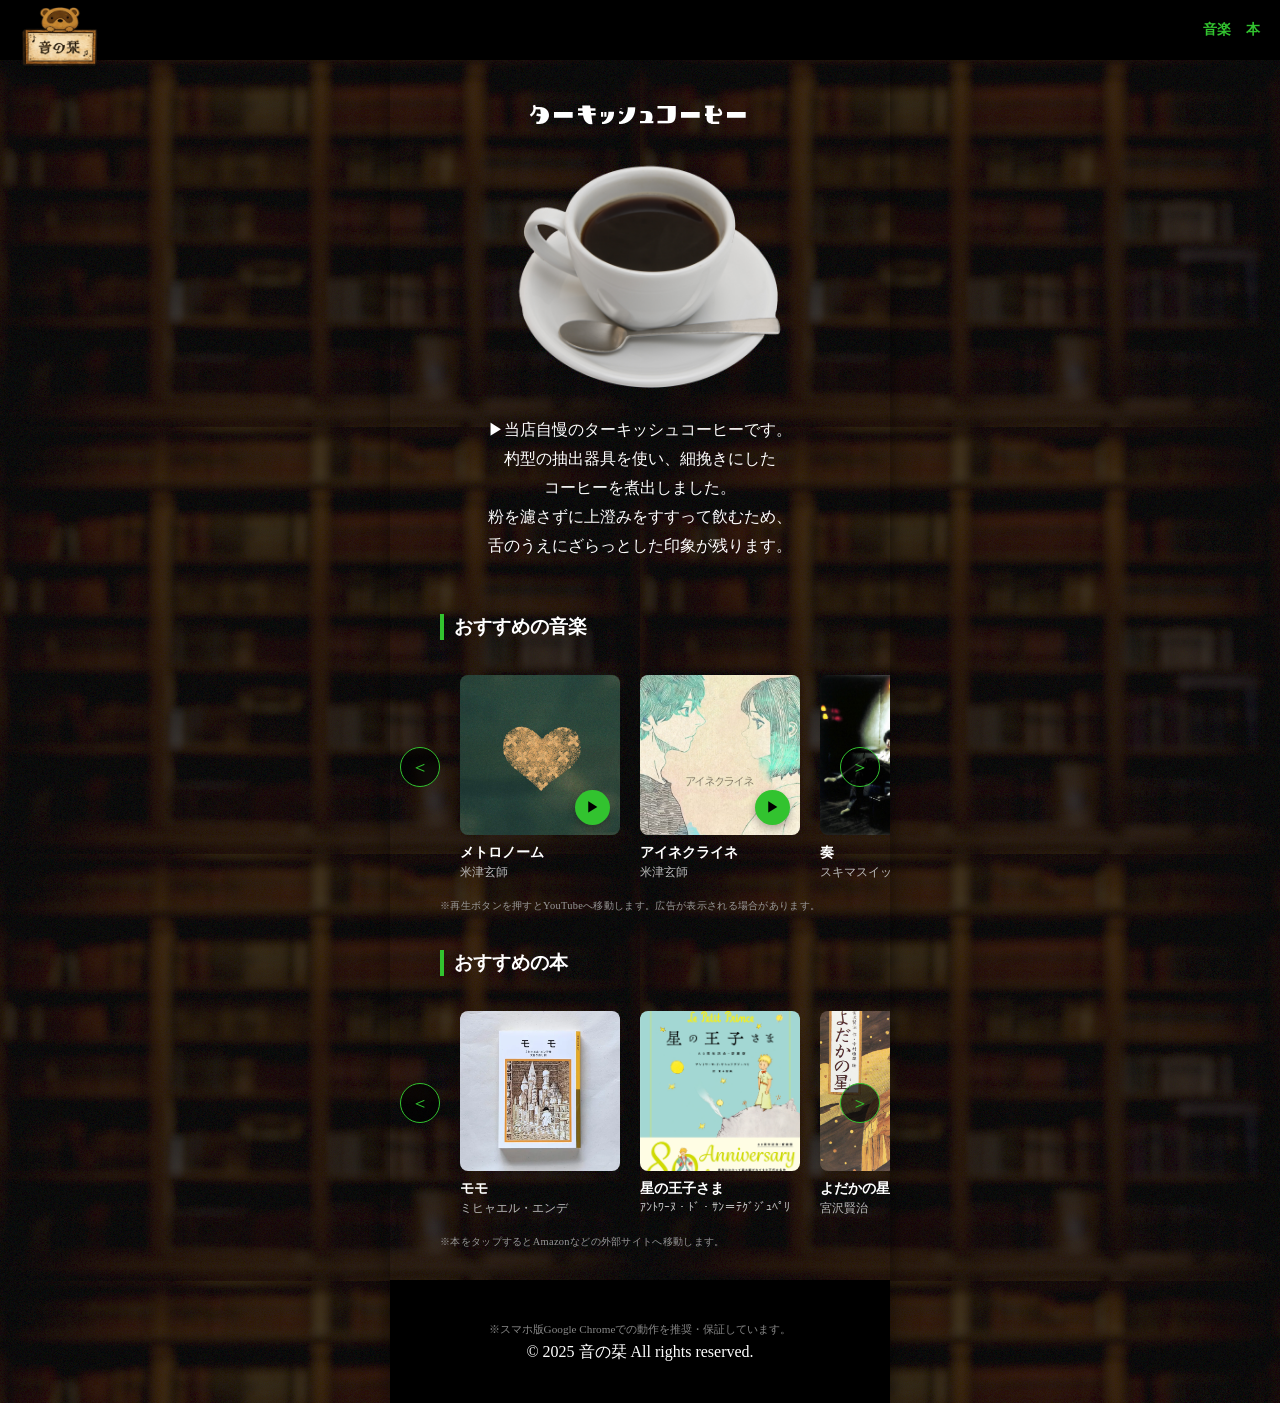
<file: index.html>
<!DOCTYPE html>
<html lang="ja">
<head>
    <meta charset="UTF-8">
    <meta name="viewport" content="width=device-width, initial-scale=1.0">
    <title>音の栞-公式webサイト</title>
    
    <link rel="icon" href="images/favicon.png"> 
    <link rel="stylesheet" href="style.css">
</head>
<body>
    <header class="main-header">
        <a href="index.html" class="logo-link">
            <img src="images/otonoshiori.png" alt="音の栞" class="logo-img">
        </a>
        <nav class="header-nav">
            <a href="#music-list-anchor">音楽</a>
            <a href="#book-list-anchor">本</a>
        </nav>
    </header>

    <section class="coffee-section">
        <h2>ターキッシュコーヒー</h2>
        <img src="images/dri0004-001.png" alt="コーヒー" class="coffee-image">
        <p class="coffee-text">▶︎当店自慢のターキッシュコーヒーです。</p>
        <p>杓型の抽出器具を使い、細挽きにした</p>
        <p>コーヒーを煮出しました。</p>
        <p>粉を濾さずに上澄みをすすって飲むため、</p>
        <p>舌のうえにざらっとした印象が残ります。</p>
    </section>

    
    <section class="horizontal-scroll-section">
        <div id="music-list-anchor" style="scroll-margin-top: 80px;"></div>
        <h2 class="section-title">おすすめの音楽</h2>
    </div>
        <div class="slider-wrapper">
            <button class="nav-btn prev" onclick="sideScroll('music-list', -1)">＜</button>        
            <div class="scroll-container" id="music-list">
                <div class="scroll-spacer"></div>

                <div class="item-card">
                    <div class="image-wrapper">
                        <img src="images/jacket1.jpg" alt="メトロノーム">
                        <div class="play-button" onclick="window.open('https://www.youtube.com/watch?v=Qa9PkDZkyHg', '_blank')">▶</div>
                    </div>
                    <p class="item-name">メトロノーム</p>
                    <p class="item-sub">米津玄師</p>
                </div>

                <div class="item-card">
                    <div class="image-wrapper">
                        <img src="images/jacket3.jpg" alt="アイネクライネ">
                        <div class="play-button" onclick="window.open('https://www.youtube.com/watch?v=-EKxzId_Sj4', '_blank')">▶</div>
                    </div>
                    <p class="item-name">アイネクライネ</p>
                    <p class="item-sub">米津玄師</p>
                </div>

                <div class="item-card">
                    <div class="image-wrapper">
                        <img src="images/jacket2.jpg" alt="奏">
                        <div class="play-button" onclick="window.open('https://www.youtube.com/watch?v=J5Z7tIq7bco', '_blank')">▶</div>
                    </div>
                    <p class="item-name">奏</p>
                    <p class="item-sub">スキマスイッチ</p>
                </div>

                <div class="item-card">
                    <div class="image-wrapper">
                        <img src="images/jacket4.jpg" alt="いきのこりぼくら">
                        <div class="play-button" onclick="window.open('https://www.youtube.com/watch?v=byvta9LHo2o', '_blank')">▶</div>
                    </div>
                    <p class="item-name">いきのこりぼくら</p>
                    <p class="item-sub">青葉市子</p>
                </div>

                <div class="item-card">
                    <div class="image-wrapper">
                        <img src="images/jacket5.jpeg" alt="あくび">
                        <div class="play-button" onclick="window.open('https://www.youtube.com/watch?v=498BH0nt4VY', '_blank')">▶</div>
                    </div>
                    <p class="item-name">あくび</p>
                    <p class="item-sub">tele</p>
                </div>

                <div class="item-card">
                    <div class="image-wrapper">
                        <img src="images/jacket6.jpeg" alt="鯨の子">
                        <div class="play-button" onclick="window.open('https://www.youtube.com/watch?v=il2UKpshkN4', '_blank')">▶</div>
                    </div>
                    <p class="item-name">鯨の子</p>
                    <p class="item-sub">tele</p>
                </div>

                <div class="item-card">
                    <div class="image-wrapper">
                        <img src="images/jacket7.jpg" alt="I'm sorry">
                        <div class="play-button" onclick="window.open('https://www.youtube.com/watch?v=7VE3NoWhROc', '_blank')">▶</div>
                    </div>
                    <p class="item-name">I'm sorry</p>
                    <p class="item-sub">swell</p>
                </div>

                <div class="item-card">
                    <div class="image-wrapper">
                        <img src="images/jacket8.jpg" alt="ミルク">
                        <div class="play-button" onclick="window.open('https://www.youtube.com/watch?v=I9UorohkqXc', '_blank')">▶</div>
                    </div>
                    <p class="item-name">ミルク</p>
                    <p class="item-sub">羊文学</p>
                </div>

                <div class="item-card">
                    <div class="image-wrapper">
                        <img src="images/jacket9.jpeg" alt="Just the Two of Us">
                        <div class="play-button" onclick="window.open('https://www.youtube.com/watch?v=v8oqbWrP1QY', '_blank')">▶</div>
                    </div>
                    <p class="item-name">Just the Two of Us</p>
                    <p class="item-sub">Bill Withers</p>
                </div>

                <div class="item-card">
                    <div class="image-wrapper">
                        <img src="images/jacket10.jpg" alt="Recess">
                        <div class="play-button" onclick="window.open('https://www.youtube.com/watch?v=WH8QnOdlrQg', '_blank')">▶</div>
                    </div>
                    <p class="item-name">Recess</p>
                    <p class="item-sub">Melanie Martinez</p>
                </div>

                <div class="item-card">
                    <div class="image-wrapper">
                        <img src="images/jacket11.jpg" alt="私小説">
                        <div class="play-button" onclick="window.open('https://www.youtube.com/watch?v=n3q8o9-lPXw', '_blank')">▶</div>
                    </div>
                    <p class="item-name">私小説</p>
                    <p class="item-sub">tele</p>
                </div>

                <div class="scroll-spacer"></div>
            </div>
            <button class="nav-btn next" onclick="sideScroll('music-list', 1)">＞</button>
        </div>
        <p class="external-link-notice">※再生ボタンを押すとYouTubeへ移動します。広告が表示される場合があります。</p>
    </section>


    <section class="horizontal-scroll-section" style="margin-top: -30px !important;">
        <h2 class="section-title">おすすめの本</h2>
        <div id="book-list-anchor" style="scroll-margin-top: 80px;"></div>
        <div class="slider-wrapper">
            <button class="nav-btn prev" onclick="sideScroll('book-list', -1)">＜</button>
            <div class="scroll-container" id="book-list">
                <div class="scroll-spacer"></div>
                <a href="https://amzn.asia/d/0b63J3np" class="item-card link-card">
                    <div class="image-wrapper">
                        <img src="images/book1.jpg" alt="モモ">
                    </div>
                    <p class="item-name">モモ</p>
                    <p class="item-sub">ミヒャエル・エンデ</p>
                </a>
                <a href="https://amzn.asia/d/0iblhtRR" class="item-card link-card">
                    <div class="image-wrapper">
                        <img src="images/book2.jpg" alt="星の王子さま">
                    </div>
                    <p class="item-name">星の王子さま</p>
                    <p class="item-sub">ｱﾝﾄﾜｰﾇ・ﾄﾞ・ｻﾝ＝ﾃｸﾞｼﾞｭﾍﾟﾘ</p>
                </a>
                <a href="https://www.aozora.gr.jp/cards/000081/files/473_42318.html" class="item-card link-card">
                    <div class="image-wrapper">
                        <img src="images/book3.jpg" alt="よだかの星">
                    </div>
                    <p class="item-name">よだかの星</p>
                    <p class="item-sub">宮沢賢治</p>
                </a>
                <a href="https://amzn.asia/d/07ZU6ozz" class="item-card link-card">
                    <div class="image-wrapper">
                        <img src="images/book4.jpg" alt="はてしない物語">
                    </div>
                    <p class="item-name">はてしない物語</p>
                    <p class="item-sub">ミヒャエル・エンデ</p>
                </a>
                <a href="https://amzn.asia/d/06ggJYz8" class="item-card link-card">
                    <div class="image-wrapper">
                        <img src="images/book5.jpg" alt="老人と海">
                    </div>
                    <p class="item-name">老人と海</p>
                    <p class="item-sub">ヘミングウェイ</p>
                </a>
                <a href="https://amzn.asia/d/08REgGCv" class="item-card link-card">
                    <div class="image-wrapper">
                        <img src="images/book6.jpg" alt="夜は短し歩けよ乙女">
                    </div>
                    <p class="item-name">夜は短し歩けよ乙女</p>
                    <p class="item-sub">森見 登美彦</p>
                </a>
                <a href="https://amzn.asia/d/01gHLRIF" class="item-card link-card">
                    <div class="image-wrapper">
                        <img src="images/book7.jpg" alt="不思議の国のアリス">
                    </div>
                    <p class="item-name">不思議の国のアリス</p>
                    <p class="item-sub">ルイス・キャロル</p>
                </a>
                <div class="scroll-spacer"></div> </div>
                <button class="nav-btn next" onclick="sideScroll('book-list', 1)">＞</button>
            </div>
            <p class="external-link-notice">※本をタップするとAmazonなどの外部サイトへ移動します。</p>
        </section>

        <footer>
            <p class="browser-notice">※スマホ版Google Chromeでの動作を推奨・保証しています。</p>
            <span class="footer-note">© 2025 音の栞 All rights reserved.</span>
        </footer>
<script>
function sideScroll(id, direction) {
    const container = document.getElementById(id);
    const scrollStep = 300;
    const scrollPos = container.scrollLeft;
    
    if (direction === 1) {
        if (scrollPos + container.clientWidth >= container.scrollWidth - 10) {
            container.scrollTo({ left: 0, behavior: 'smooth' });
        } else {
            container.scrollBy({ left: scrollStep, behavior: 'smooth' });
        }
    } else {
        if (scrollPos <= 10) {
            container.scrollTo({ left: container.scrollWidth, behavior: 'smooth' });
        } else {
            container.scrollBy({ left: -scrollStep, behavior: 'smooth' });
        }
    }
}
// これ以外の YouTube 関連のコード（APIの読み込みなど）はすべて削除！
</script>
</body>
</html>
</file>
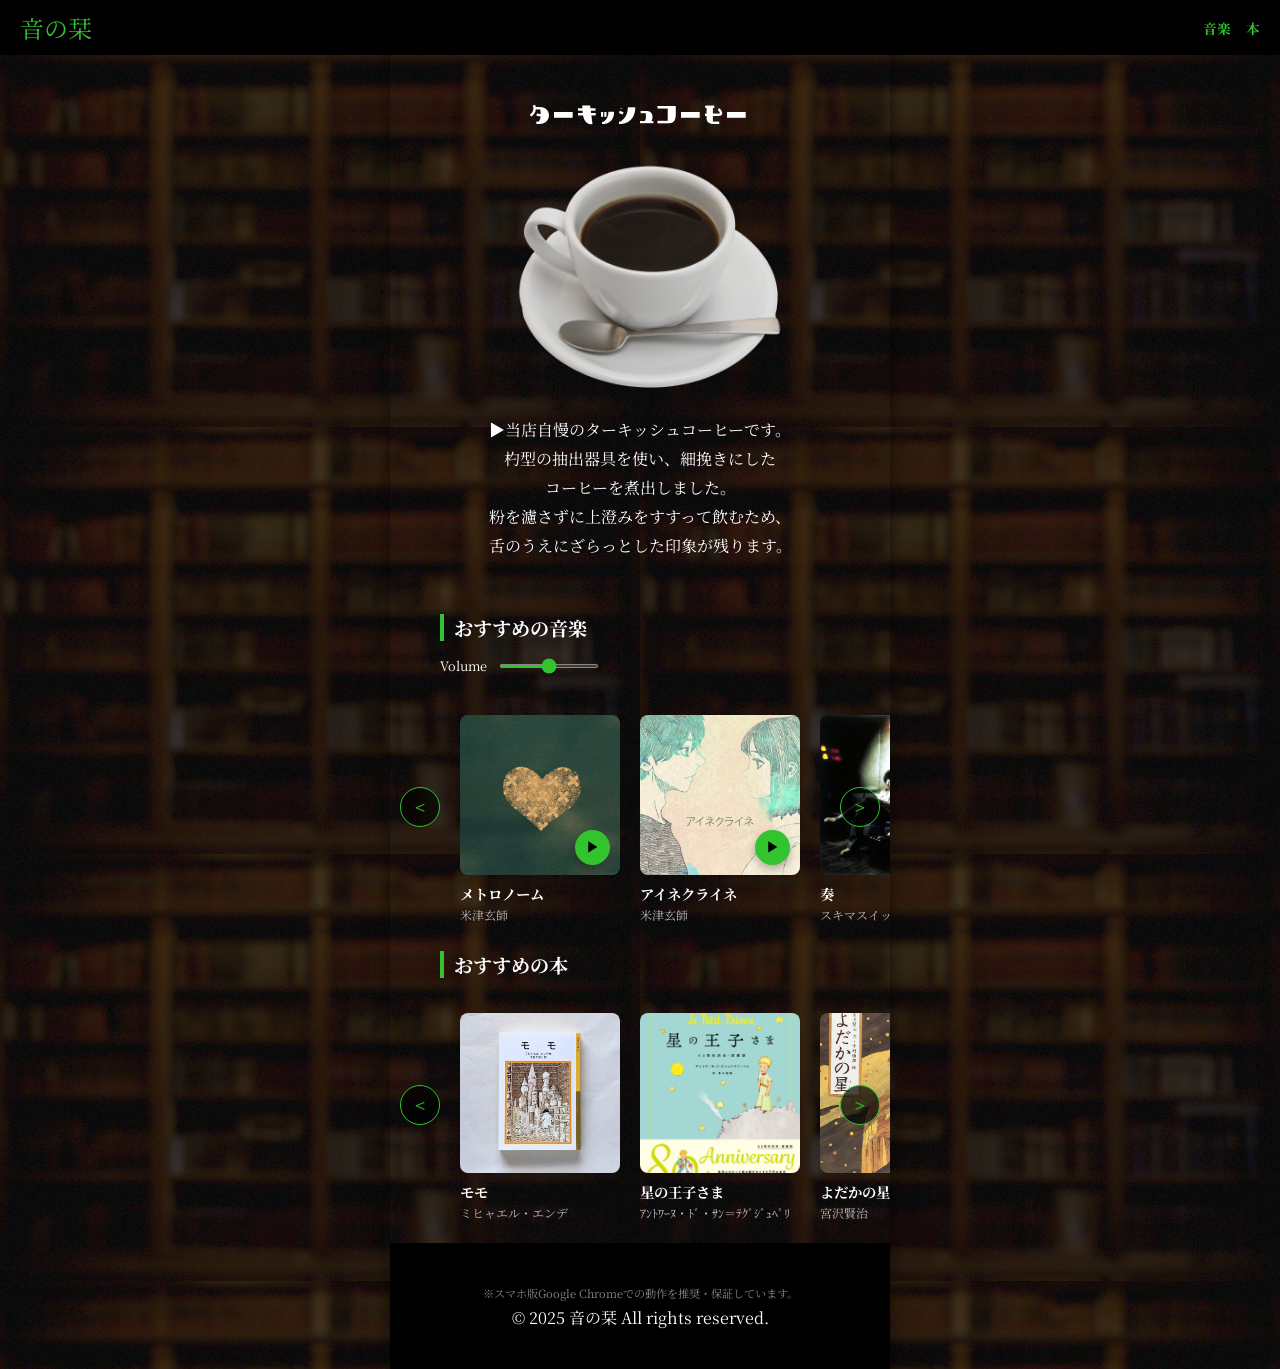
<file: カフェのサイト/index.html>
<!DOCTYPE html>
<html lang="ja">
<head>
    <meta charset="UTF-8">
    <meta name="viewport" content="width=device-width, initial-scale=1.0">
    <title>音の栞-公式webサイト</title>
    <link rel="stylesheet" href="style.css">
    <link rel="preconnect" href="https://fonts.googleapis.com">
    <link rel="preconnect" href="https://fonts.gstatic.com" crossorigin>
    <link href="https://fonts.googleapis.com/css2?family=Noto+Serif+JP:wght@400;700&display=swap" rel="stylesheet">
</head>
<body>
    <div>
        <header class="main-header">
            <a href="index.html" class="logo-link">
                <span class="logo">音の栞</span>
            </a>
            <nav class="header-nav">
                <a href="#music-list-anchor">音楽</a>
                <a href="#book-list-anchor">本</a>
            </nav>
        </header>
    </div>

    <section class="coffee-section">
        <h2>ターキッシュコーヒー</h2>
        <img src="images/dri0004-001.png" alt="コーヒー" class="coffee-image">
        <p class="coffee-text">▶︎当店自慢のターキッシュコーヒーです。</p>
        <p>杓型の抽出器具を使い、細挽きにした</p>
        <p>コーヒーを煮出しました。</p>
        <p>粉を濾さずに上澄みをすすって飲むため、</p>
        <p>舌のうえにざらっとした印象が残ります。</p>
    </section>

    
    <section class="horizontal-scroll-section">
        <div id="music-list-anchor" style="scroll-margin-top: 80px;"></div>
        <h2 class="section-title">おすすめの音楽</h2>
        <div class="volume-control" style="margin-left: 10%; margin-bottom: 20px; color: white; display: flex; align-items: center; gap: 10px;">
        <span style="font-size: 0.8rem;">Volume</span>
        <input type="range" id="volume-slider" min="0" max="100" value="50" oninput="changeVolume(this.value)" style="cursor: pointer; accent-color: #32c32f;">
    </div>
        <div class="slider-wrapper">
            <button class="nav-btn prev" onclick="sideScroll('music-list', -1)">＜</button>        
            <div class="scroll-container" id="music-list">
                <div class="scroll-spacer"></div>

                <div class="item-card">
                    <div class="image-wrapper">
                        <img src="images/jacket1.jpg" alt="メトロノーム">
                        <div class="play-button" onclick="toggleMusic('Qa9PkDZkyHg', this)">▶</div>
                    </div>
                    <p class="item-name">メトロノーム</p>
                    <p class="item-sub">米津玄師</p>
                </div>

                <div class="item-card">
                    <div class="image-wrapper">
                        <img src="images/jacket3.jpg" alt="アイネクライネ">
                        <div class="play-button" onclick="toggleMusic('-EKxzId_Sj4', this)">▶</div>
                    </div>
                    <p class="item-name">アイネクライネ</p>
                    <p class="item-sub">米津玄師</p>
                </div>

                <div class="item-card">
                    <div class="image-wrapper">
                        <img src="images/jacket2.jpg" alt="奏">
                        <div class="play-button" onclick="toggleMusic('J5Z7tIq7bco', this)">▶</div>
                    </div>
                    <p class="item-name">奏</p>
                    <p class="item-sub">スキマスイッチ</p>
                </div>

                <div class="item-card">
                    <div class="image-wrapper">
                        <img src="images/jacket4.jpg" alt="いきのこりぼくら">
                        <div class="play-button" onclick="toggleMusic('byvta9LHo2o', this)">▶</div>
                    </div>
                    <p class="item-name">いきのこりぼくら</p>
                    <p class="item-sub">青葉市子</p>
                </div>

                <div class="item-card">
                    <div class="image-wrapper">
                        <img src="images/jacket5.jpeg" alt="あくび">
                        <div class="play-button" onclick="toggleMusic('498BH0nt4VY', this)">▶</div>
                    </div>
                    <p class="item-name">あくび</p>
                    <p class="item-sub">tele</p>
                </div>

                <div class="item-card">
                    <div class="image-wrapper">
                        <img src="images/jacket6.jpeg" alt="鯨の子">
                        <div class="play-button" onclick="toggleMusic('il2UKpshkN4', this)">▶</div>
                    </div>
                    <p class="item-name">鯨の子</p>
                    <p class="item-sub">tele</p>
                </div>

                <div class="item-card">
                    <div class="image-wrapper">
                        <img src="images/jacket7.jpg" alt="I'm sorry">
                        <div class="play-button" onclick="toggleMusic('7VE3NoWhROc', this)">▶</div>
                    </div>
                    <p class="item-name">I'm sorry</p>
                    <p class="item-sub">swell</p>
                </div>

                <div class="item-card">
                    <div class="image-wrapper">
                        <img src="images/jacket8.jpg" alt="ミルク">
                        <div class="play-button" onclick="toggleMusic('I9UorohkqXc', this)">▶</div>
                    </div>
                    <p class="item-name">ミルク</p>
                    <p class="item-sub">羊文学</p>
                </div>

                <div class="item-card">
                    <div class="image-wrapper">
                        <img src="images/jacket9.jpeg" alt="Just the Two of Us">
                        <div class="play-button" onclick="toggleMusic('v8oqbWrP1QY', this)">▶</div>
                    </div>
                    <p class="item-name">Just the Two of Us</p>
                    <p class="item-sub">Bill Withers</p>
                </div>

                <div class="item-card">
                    <div class="image-wrapper">
                        <img src="images/jacket10.jpg" alt="Recess">
                        <div class="play-button" onclick="toggleMusic('WH8QnOdlrQg', this)">▶</div>
                    </div>
                    <p class="item-name">Recess</p>
                    <p class="item-sub">Melanie Martinez</p>
                </div>

                <div class="item-card">
                    <div class="image-wrapper">
                        <img src="images/jacket11.jpg" alt="私小説">
                        <div class="play-button" onclick="toggleMusic('n3q8o9-lPXw', this)">▶</div>
                    </div>
                    <p class="item-name">私小説</p>
                    <p class="item-sub">tele</p>
                </div>

                <div class="scroll-spacer"></div>
            </div>
            <button class="nav-btn next" onclick="sideScroll('music-list', 1)">＞</button>
        </div>
    </section>

    <div id="hidden-player" style="display:none;"></div>

    <section class="horizontal-scroll-section" style="margin-top: -30px !important;">
        <h2 class="section-title">おすすめの本</h2>
        <div id="book-list-anchor" style="scroll-margin-top: 80px;"></div>
        <div class="slider-wrapper">
            <button class="nav-btn prev" onclick="sideScroll('book-list', -1)">＜</button>
            <div class="scroll-container" id="book-list">
                <div class="scroll-spacer"></div>
                <a href="https://amzn.asia/d/0b63J3np" class="item-card link-card">
                    <div class="image-wrapper">
                        <img src="images/book1.jpg" alt="モモ">
                    </div>
                    <p class="item-name">モモ</p>
                    <p class="item-sub">ミヒャエル・エンデ</p>
                </a>
                <a href="https://amzn.asia/d/0iblhtRR" class="item-card link-card">
                    <div class="image-wrapper">
                        <img src="images/book2.jpg" alt="星の王子さま">
                    </div>
                    <p class="item-name">星の王子さま</p>
                    <p class="item-sub">ｱﾝﾄﾜｰﾇ・ﾄﾞ・ｻﾝ＝ﾃｸﾞｼﾞｭﾍﾟﾘ</p>
                </a>
                <a href="https://www.aozora.gr.jp/cards/000081/files/473_42318.html" class="item-card link-card">
                    <div class="image-wrapper">
                        <img src="images/book3.jpg" alt="よだかの星">
                    </div>
                    <p class="item-name">よだかの星</p>
                    <p class="item-sub">宮沢賢治</p>
                </a>
                <a href="https://amzn.asia/d/07ZU6ozz" class="item-card link-card">
                    <div class="image-wrapper">
                        <img src="images/book4.jpg" alt="はてしない物語">
                    </div>
                    <p class="item-name">はてしない物語</p>
                    <p class="item-sub">ミヒャエル・エンデ</p>
                </a>
                <a href="https://amzn.asia/d/06ggJYz8" class="item-card link-card">
                    <div class="image-wrapper">
                        <img src="images/book5.jpg" alt="老人と海">
                    </div>
                    <p class="item-name">老人と海</p>
                    <p class="item-sub">ヘミングウェイ</p>
                </a>
                <a href="https://amzn.asia/d/08REgGCv" class="item-card link-card">
                    <div class="image-wrapper">
                        <img src="images/book6.jpg" alt="夜は短し歩けよ乙女">
                    </div>
                    <p class="item-name">夜は短し歩けよ乙女</p>
                    <p class="item-sub">森見 登美彦</p>
                </a>
                <a href="https://amzn.asia/d/01gHLRIF" class="item-card link-card">
                    <div class="image-wrapper">
                        <img src="images/book7.jpg" alt="不思議の国のアリス">
                    </div>
                    <p class="item-name">不思議の国のアリス</p>
                    <p class="item-sub">ルイス・キャロル</p>
                </a>
                <div class="scroll-spacer"></div> </div>
                <button class="nav-btn next" onclick="sideScroll('book-list', 1)">＞</button>
            </div>
        </section>

        <footer>
            <p class="browser-notice">※スマホ版Google Chromeでの動作を推奨・保証しています。</p>
            <span class="footer-note">© 2025 音の栞 All rights reserved.</span>
        </footer>

<script>
function sideScroll(id, direction) {
    const container = document.getElementById(id);
    const scrollStep = 300;
    const scrollPos = container.scrollLeft;
    
    if (direction === 1) {
        if (scrollPos + container.clientWidth >= container.scrollWidth - 10) {
            container.scrollTo({ left: 0, behavior: 'smooth' });
        } else {
            container.scrollBy({ left: scrollStep, behavior: 'smooth' });
        }
    } else {
        if (scrollPos <= 10) {
            container.scrollTo({ left: container.scrollWidth, behavior: 'smooth' });
        } else {
            container.scrollBy({ left: -scrollStep, behavior: 'smooth' });
        }
    }
}

let player;
let currentBtn = null;

const tag = document.createElement('script');
tag.src = "https://www.youtube.com/iframe_api";
const firstScriptTag = document.getElementsByTagName('script')[0];
firstScriptTag.parentNode.insertBefore(tag, firstScriptTag);

function onYouTubeIframeAPIReady() {
    player = new YT.Player('hidden-player', {
        height: '0',
        width: '0',
        videoId: '',
        events: {
            'onStateChange': onPlayerStateChange
        }
    });
}

function onPlayerStateChange(event) {
    if (event.data === YT.PlayerState.ENDED) {
        if (currentBtn) currentBtn.innerText = "▶";
    }
}

function changeVolume(value) {
    if (player && player.setVolume) {
        player.setVolume(value);
    }
}

function toggleMusic(videoId, btn) {
    if (currentBtn === btn) {
        if (player.getPlayerState() === 1) {
            player.pauseVideo();
            btn.innerText = "▶";
        } else {
            player.playVideo();
            btn.innerText = "■";
        }
        return;
    }

    if (currentBtn) {
        currentBtn.innerText = "▶";
    }
    
    player.loadVideoById(videoId);
    
    const vol = document.getElementById('volume-slider').value;
    player.setVolume(vol);
    
    btn.innerText = "■";
    currentBtn = btn;
} 
</script>
</body>
</html>
</file>
<file: style.css>
@font-face {
  font-family: 'kurundeco';
  src: url('fonts/27_kurundeco-Regular.otf') format('opentype');
  font-weight: normal;
  font-style: normal;
}
html {
    scroll-behavior: smooth;
}

body {
    
    padding-top: 40px;
    background-color: #4e4e4e;
    background-repeat: repeat;
    background-size: auto;
    background-image: url("images/26427273_s.png");
    font-family: "Noto Serif JP", serif;
    max-width: 500px;
    margin: 0 auto;
    box-shadow: 0 0 20px rgba(0,0,0,0.5);
}

.main-header {
    background-color: #000000;
    color: #32c32f;
    height: 60px;
    padding: 0 20px; 
    display: flex;
    align-items: center;
    position: fixed;
    top: 0;
    left: 0;
    width: 100%;
    box-sizing: border-box; 
    z-index: 1000;
    justify-content: space-between;
}

.logo {
    font-size: 24px;
}

.logo-link {
    text-decoration: none;
    color: inherit;
}

.header-nav {
    display: flex;
    gap: 15px;
}

.header-nav a {
    text-decoration: none;
    color: #32c32f;
    font-size: 0.85rem;
    font-weight: bold;
    transition: 0.3s;
}

.header-nav a:hover {
    color: white;
}



.coffee-section {
  position: relative;
  width: 80%;
  overflow: hidden;
  display: block; margin: auto;
  top: 40px;
  color: white;
  font-size: 1rem;
  margin-top: 0.5em;
  text-align: center;
  line-height: 13px;
}

.coffee-section h2{
    font-family: "kurundeco";
}

.coffee-image {
  width: 100%;
  height: 100%;
  object-fit: cover;
  display: block;
}

.horizontal-scroll-section {
    padding: 20px 0;
    color: white;
    margin-top: 10%; 
}

.book-section {
    margin-top: 0% !important;
}

.section-title {
    margin-left: 10%;
    font-size: 1.2rem;
    border-left: 4px solid #32c32f;
    padding-left: 10px;
    margin-bottom: 15px;
}

.item-card {
    flex: 0 0 160px;
    scroll-snap-align: start;
    text-decoration: none;
    color: inherit;
    text-align: left;
    margin-top: 4%;
}

.image-wrapper {
    position: relative;
    width: 160px;
    height: 160px;
    background-color: #333;
    border-radius: 8px;
    overflow: hidden;
    margin-bottom: 8px;
}

.image-wrapper img {
    width: 100%;
    height: 100%;
    object-fit: cover;
}

.play-button {
    position: absolute;
    bottom: 10px;
    right: 10px;
    background: #32c32f;
    color: black;
    width: 35px;
    height: 35px;
    border-radius: 50%;
    display: flex;
    align-items: center;
    justify-content: center;
    font-size: 14px;
    box-shadow: 0 4px 10px rgba(0,0,0,0.3);
}

.item-name {
    font-weight: bold;
    font-size: 0.9rem;
    margin: 5px 0 0 0;
    overflow: hidden;
    text-overflow: ellipsis;
}

.item-sub {
    font-size: 0.75rem;
    color: #bbb;
    margin: 2px 0;
}

.slider-wrapper {
    position: relative;
    display: flex;
    align-items: center;
}

.nav-btn {
    position: absolute;
    top: 40%;
    z-index: 5;
    background: rgba(0, 0, 0, 0.7);
    color: #32c32f;
    border: 1px solid #32c32f;
    width: 40px;
    height: 40px;
    border-radius: 50%;
    cursor: pointer;
    font-size: 18px;
    display: flex;
    align-items: center;
    justify-content: center;
    transition: 0.3s;
}

.nav-btn:hover {
    background: #32c32f;
    color: black;
}

.nav-btn.prev { left: 2%; }
.nav-btn.next { right: 2%; }
.scroll-container {
    display: flex;
    overflow-x: auto;
    white-space: nowrap;
    gap: 20px;
    scroll-snap-type: x mandatory;
    -ms-overflow-style: none;
    scrollbar-width: none;
    scroll-behavior: smooth;
    padding: 0 !important;
    width: 100%;
}

.scroll-container::-webkit-scrollbar {
    display: none;
}

.scroll-spacer {
    flex: 0 0 10%; 
    min-width: 10%;
    height: 10px;
}

.item-card {
    flex: 0 0 160px;
    scroll-snap-align: center;
    text-decoration: none;
    color: inherit;
    text-align: left;
    margin-top: 4%;
}

.video-modal {
    display: none;
    position: fixed;
    top: 0;
    left: 0;
    width: 100%;
    height: 100%;
    background: rgba(0, 0, 0, 0.85);
    z-index: 2000;
    justify-content: center;
    align-items: center;
    flex-direction: column;
}

.modal-content {
    width: 90%;
    max-width: 800px;
    aspect-ratio: 16 / 9;
}

#player-container {
    width: 100%;
    height: 100%;
}

#player-container iframe {
    width: 100%;
    height: 100%;
    border-radius: 8px;
    border: none;
}

.play-button {
    cursor: pointer;
    transition: transform 0.2s;
    user-select: none;
    font-family: sans-serif;
}
.play-button:hover {
    transform: scale(1.1);
    background: #45e042;
}

.volume-control input[type="range"] {
    width: 100px;
    height: 4px;
    background: #333;
    border-radius: 2px;
    outline: none;
}

.browser-notice {
    font-size: 0.7rem;
    color: #888888;
    margin-bottom: 5px;
    text-align: center;
}
footer {
  padding: 30px 20px;
  text-align: center;
  background-color: #000000;
}

.footer-note {
  margin-bottom: 10px;
  display: block;
  color: #ffffff;
}

.external-link-notice {
    margin-left: 10%;
    font-size: 0.65rem;
    color: #999;
    margin-top: 15px;
    letter-spacing: 0.03em;
    line-height: 1.5;
}

#book-list-anchor + .slider-wrapper .nav-btn {
    top: 40%;
}

.logo-img {
    height: 80px;
    width: auto;
    display: block; 
    transition: 0.3s;
    position: relative;
    top: 5px;
    filter: drop-shadow(0 2px 5px rgba(0,0,0,0.5));
}

.logo-img:hover {
    opacity: 0.8;
}
</file>
<file: カフェのサイト/style.css>
@font-face {
  font-family: 'kurundeco';
  src: url('fonts/27_kurundeco-Regular.otf') format('opentype');
  font-weight: normal;
  font-style: normal;
}
html {
    scroll-behavior: smooth;
}

body {
    
    padding-top: 40px;
    background-color: #4e4e4e;
    background-repeat: repeat;
    background-size: auto;
    background-image: url("images/26427273_s.png");
    font-family: "Noto Serif JP", serif;
    max-width: 500px;
    margin: 0 auto;
    box-shadow: 0 0 20px rgba(0,0,0,0.5);
}

.main-header {
    background-color: #000000;
    color: #32c32f;
    padding: 10px 20px;
    display: flex;
    align-items: center;
    position: fixed;
    top: 0;
    left: 0;
    width: 100%;
    box-sizing: border-box; 
    z-index: 1000;
    justify-content: space-between;
}

.logo {
    font-size: 24px;
}

.logo-link {
    text-decoration: none;
    color: inherit;
}

.header-nav {
    display: flex;
    gap: 15px;
}

.header-nav a {
    text-decoration: none;
    color: #32c32f;
    font-size: 0.85rem;
    font-weight: bold;
    transition: 0.3s;
}

.header-nav a:hover {
    color: white;
}



.coffee-section {
  position: relative;
  width: 80%;
  overflow: hidden;
  display: block; margin: auto;
  top: 40px;
  color: white;
  font-size: 1rem;
  margin-top: 0.5em;
  text-align: center;
  line-height: 13px;
}

.coffee-section h2{
    font-family: "kurundeco";
}

.coffee-image {
  width: 100%;
  height: 100%;
  object-fit: cover;
  display: block;
}

.horizontal-scroll-section {
    padding: 20px 0;
    color: white;
    margin-top: 10%; 
}

.book-section {
    margin-top: 0% !important;
}

.section-title {
    margin-left: 10%;
    font-size: 1.2rem;
    border-left: 4px solid #32c32f;
    padding-left: 10px;
    margin-bottom: 15px;
}

.item-card {
    flex: 0 0 160px;
    scroll-snap-align: start;
    text-decoration: none;
    color: inherit;
    text-align: left;
    margin-top: 4%;
}

.image-wrapper {
    position: relative;
    width: 160px;
    height: 160px;
    background-color: #333;
    border-radius: 8px;
    overflow: hidden;
    margin-bottom: 8px;
}

.image-wrapper img {
    width: 100%;
    height: 100%;
    object-fit: cover;
}

.play-button {
    position: absolute;
    bottom: 10px;
    right: 10px;
    background: #32c32f;
    color: black;
    width: 35px;
    height: 35px;
    border-radius: 50%;
    display: flex;
    align-items: center;
    justify-content: center;
    font-size: 14px;
    box-shadow: 0 4px 10px rgba(0,0,0,0.3);
}

.item-name {
    font-weight: bold;
    font-size: 0.9rem;
    margin: 5px 0 0 0;
    overflow: hidden;
    text-overflow: ellipsis;
}

.item-sub {
    font-size: 0.75rem;
    color: #bbb;
    margin: 2px 0;
}

.slider-wrapper {
    position: relative;
    display: flex;
    align-items: center;
}

.nav-btn {
    position: absolute;
    top: 40%;
    z-index: 5;
    background: rgba(0, 0, 0, 0.7);
    color: #32c32f;
    border: 1px solid #32c32f;
    width: 40px;
    height: 40px;
    border-radius: 50%;
    cursor: pointer;
    font-size: 18px;
    display: flex;
    align-items: center;
    justify-content: center;
    transition: 0.3s;
}

.nav-btn:hover {
    background: #32c32f;
    color: black;
}

.nav-btn.prev { left: 2%; }
.nav-btn.next { right: 2%; }
.scroll-container {
    display: flex;
    overflow-x: auto;
    white-space: nowrap;
    gap: 20px;
    scroll-snap-type: x mandatory;
    -ms-overflow-style: none;
    scrollbar-width: none;
    scroll-behavior: smooth;
    padding: 0 !important;
    width: 100%;
}

.scroll-container::-webkit-scrollbar {
    display: none;
}

.scroll-spacer {
    flex: 0 0 10%; 
    min-width: 10%;
    height: 10px;
}

.item-card {
    flex: 0 0 160px;
    scroll-snap-align: center;
    text-decoration: none;
    color: inherit;
    text-align: left;
    margin-top: 4%;
}

.video-modal {
    display: none;
    position: fixed;
    top: 0;
    left: 0;
    width: 100%;
    height: 100%;
    background: rgba(0, 0, 0, 0.85);
    z-index: 2000;
    justify-content: center;
    align-items: center;
    flex-direction: column;
}

.modal-content {
    width: 90%;
    max-width: 800px;
    aspect-ratio: 16 / 9;
}

#player-container {
    width: 100%;
    height: 100%;
}

#player-container iframe {
    width: 100%;
    height: 100%;
    border-radius: 8px;
    border: none;
}

.play-button {
    cursor: pointer;
    transition: transform 0.2s;
    user-select: none;
    font-family: sans-serif;
}
.play-button:hover {
    transform: scale(1.1);
    background: #45e042;
}

.volume-control input[type="range"] {
    width: 100px;
    height: 4px;
    background: #333;
    border-radius: 2px;
    outline: none;
}

.browser-notice {
    font-size: 0.7rem;
    color: #888888;
    margin-bottom: 5px;
    text-align: center;
}
footer {
  padding: 30px 20px;
  text-align: center;
  background-color: #000000;
}

.footer-note {
  margin-bottom: 10px;
  display: block;
  color: #ffffff;
}
</file>
